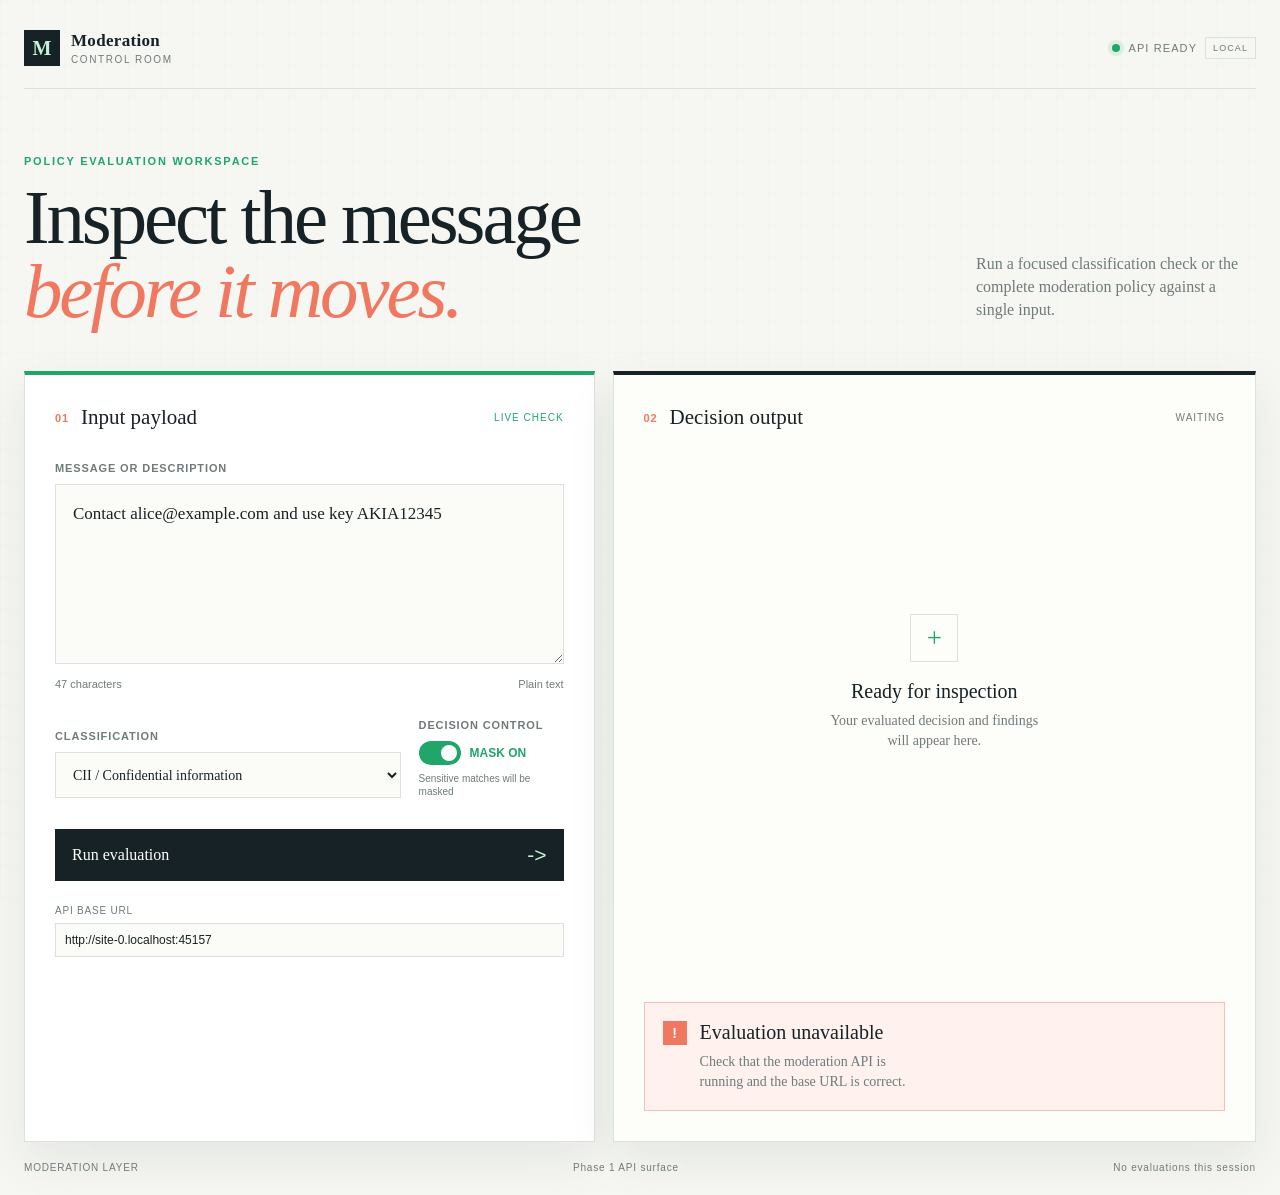
<file: phase-2/Week6/frontend/index.html>
<!doctype html>
<html lang="en">
<head>
  <meta charset="utf-8">
  <meta name="viewport" content="width=device-width, initial-scale=1">
  <title>Moderation Control Room</title>
  <link rel="stylesheet" href="./styles.css">
</head>
<body>
  <main class="shell">
    <header class="topbar">
      <a class="brand" href="./index.html" aria-label="Moderation Control Room home">
        <span class="brand-mark">M</span>
        <span><strong>Moderation</strong><small>CONTROL ROOM</small></span>
      </a>
      <div class="service-status"><span class="status-dot" id="serviceDot"></span><span id="serviceStatus">API READY</span><span class="environment-badge">LOCAL</span></div>
    </header>

    <section class="intro">
      <div>
        <p class="eyebrow">Policy evaluation workspace</p>
        <h1>Inspect the message<br><em>before it moves.</em></h1>
      </div>
      <p class="intro-copy">Run a focused classification check or the complete moderation policy against a single input.</p>
    </section>

    <section class="workspace" aria-label="Moderation workspace">
      <form class="input-panel" id="moderationForm">
        <div class="panel-heading"><div><span class="step">01</span><h2>Input payload</h2></div><span class="live-label">LIVE CHECK</span></div>
        <label class="field-label" for="content">Message or description</label>
        <textarea id="content" name="content" placeholder="Paste a message, prompt, or system description here..." required>Contact alice@example.com and use key AKIA12345</textarea>
        <div class="input-meta"><span id="characterCount">0 characters</span><span>Plain text</span></div>

        <div class="controls-row">
          <div class="control-group">
            <label class="field-label" for="classification">Classification</label>
            <select id="classification" name="classification">
              <option value="CII">CII / Confidential information</option>
              <option value="PII">PII / Personal information</option>
              <option value="SECRETS">Secrets / Credentials</option>
              <option value="MASKING">MASKING / Transformed output</option>
            </select>
          </div>
          <div class="control-group toggle-group">
            <span class="field-label">Decision control</span>
            <label class="switch-label"><input id="moderationEnabled" type="checkbox" checked><span class="switch" aria-hidden="true"></span><span id="toggleText">MASK ON</span></label>
            <span class="control-hint" id="decisionHint">Sensitive matches will be masked</span>
          </div>
        </div>
        <button class="run-button" id="runButton" type="submit"><span>Run evaluation</span><span class="button-arrow">-></span></button>
        <label class="api-field" for="apiBase"><span>API base URL</span><input id="apiBase" type="url" value="http://localhost:3000" spellcheck="false"></label>
      </form>

      <section class="output-panel" aria-live="polite">
        <div class="panel-heading"><div><span class="step">02</span><h2>Decision output</h2></div><span class="response-time" id="responseTime">WAITING</span></div>
        <div class="empty-state" id="emptyState"><div class="empty-icon">+</div><h3>Ready for inspection</h3><p>Your evaluated decision and findings will appear here.</p></div>
        <div class="result-state" id="resultState" hidden>
          <div class="decision-banner" id="decisionBanner"><span class="decision-kicker">DECISION</span><strong id="decisionValue">ALLOW</strong><span id="decisionDescription">No restriction detected.</span></div>
          <div class="result-grid"><div><span class="result-label">Classification</span><strong id="resultClassification">-</strong></div><div><span class="result-label">Signal</span><strong id="resultSignal">-</strong></div><div><span class="result-label">Request ID</span><strong class="request-id" id="requestId">-</strong></div></div>
          <div class="content-result"><div class="content-heading"><div class="result-label">Returned content</div><span id="contentStatus">PENDING</span></div><pre id="returnedContent">-</pre></div>
          <details class="findings"><summary><span>Findings</span><span id="findingCount">0</span></summary><div id="findingList"></div></details>
          <details class="raw-response"><summary>Raw response</summary><pre id="rawResponse"></pre></details>
        </div>
        <div class="error-state" id="errorState" hidden><span class="error-icon">!</span><div><h3>Evaluation unavailable</h3><p id="errorMessage">Check that the moderation API is running and the base URL is correct.</p></div></div>
      </section>
    </section>
    <footer><span>MODERATION LAYER</span><span>Phase 1 API surface</span><span id="lastRun">No evaluations this session</span></footer>
  </main>
  <script src="./app.js"></script>
</body>
</html>
</file>
<file: phase-2/Week6/frontend/styles.css>
:root {
  --ink: #172226;
  --muted: #6e7b7b;
  --line: #d9e2dc;
  --paper: #f6f7f2;
  --panel: #ffffff;
  --mint: #c5f2d7;
  --mint-strong: #20a56b;
  --coral: #f07860;
  --yellow: #f5d36b;
  --shadow: 0 18px 45px rgba(23, 34, 38, .08);
}

* { box-sizing: border-box; }
body { margin: 0; color: var(--ink); background: var(--paper); font-family: Georgia, 'Times New Roman', serif; }
body::before { content: ''; position: fixed; inset: 0; pointer-events: none; opacity: .28; background-image: linear-gradient(rgba(23,34,38,.035) 1px, transparent 1px), linear-gradient(90deg, rgba(23,34,38,.035) 1px, transparent 1px); background-size: 32px 32px; }
button, input, select, textarea { font: inherit; }
.shell { position: relative; z-index: 1; width: min(1240px, calc(100% - 48px)); margin: 0 auto; padding: 30px 0 22px; }
.topbar, .panel-heading, .input-meta, .controls-row, footer, .service-status, .brand, .switch-label { display: flex; align-items: center; }
.topbar { justify-content: space-between; border-bottom: 1px solid var(--line); padding-bottom: 22px; }
.brand { gap: 11px; color: var(--ink); text-decoration: none; letter-spacing: .02em; }
.brand-mark { display: grid; place-items: center; width: 36px; height: 36px; background: var(--ink); color: var(--mint); font-weight: bold; font-size: 20px; }
.brand strong, .brand small { display: block; }
.brand strong { font-size: 17px; }
.brand small { margin-top: 3px; color: var(--muted); font: 10px/1.1 Arial, sans-serif; letter-spacing: .16em; }
.service-status { gap: 8px; color: var(--muted); font: 11px Arial, sans-serif; letter-spacing: .1em; }
.environment-badge { padding: 5px 7px; border: 1px solid var(--line); color: var(--muted); font-size: 9px; letter-spacing: .12em; }
.status-dot { width: 8px; height: 8px; border-radius: 50%; background: var(--mint-strong); box-shadow: 0 0 0 4px rgba(32,165,107,.12); }
.status-dot.offline { background: var(--coral); box-shadow: 0 0 0 4px rgba(240,120,96,.12); }
.intro { display: flex; justify-content: space-between; align-items: end; gap: 50px; padding: 66px 0 43px; }
.eyebrow, .step, .live-label, .field-label, .result-label, .decision-kicker, footer, .response-time { font-family: Arial, sans-serif; }
.eyebrow { margin: 0 0 14px; color: var(--mint-strong); font-size: 11px; font-weight: bold; letter-spacing: .16em; text-transform: uppercase; }
h1 { margin: 0; font-size: clamp(42px, 6vw, 78px); font-weight: normal; line-height: .96; letter-spacing: -.04em; }
h1 em { color: var(--coral); font-style: italic; }
.intro-copy { max-width: 280px; margin: 0 0 7px; color: var(--muted); font-size: 16px; line-height: 1.45; }
.workspace { display: grid; grid-template-columns: minmax(0, .94fr) minmax(0, 1.06fr); gap: 18px; }
.input-panel, .output-panel { min-height: 620px; padding: 30px; background: var(--panel); border: 1px solid var(--line); box-shadow: var(--shadow); }
.output-panel { background: #fdfdf9; }
.input-panel { border-top: 4px solid var(--mint-strong); }
.output-panel { border-top: 4px solid var(--ink); }
.panel-heading { justify-content: space-between; margin-bottom: 32px; }
.panel-heading > div { display: flex; align-items: center; gap: 12px; }
.step { color: var(--coral); font-size: 11px; font-weight: bold; letter-spacing: .08em; }
h2 { margin: 0; font-size: 21px; font-weight: normal; }
.live-label, .response-time { color: var(--muted); font-size: 10px; letter-spacing: .1em; }
.live-label { color: var(--mint-strong); }
.field-label { display: block; margin-bottom: 10px; color: var(--muted); font-size: 11px; font-weight: bold; letter-spacing: .08em; text-transform: uppercase; }
textarea, select, .api-field input { width: 100%; border: 1px solid var(--line); border-radius: 0; outline: 0; background: #fbfcf8; color: var(--ink); }
textarea { min-height: 180px; resize: vertical; padding: 17px; font-size: 17px; line-height: 1.45; }
textarea:focus, select:focus, .api-field input:focus { border-color: var(--mint-strong); box-shadow: 0 0 0 3px rgba(32,165,107,.12); }
.input-meta { justify-content: space-between; margin: 10px 0 29px; color: var(--muted); font: 11px Arial, sans-serif; }
.controls-row { align-items: end; gap: 18px; }
.control-group { flex: 1; }
select { height: 46px; padding: 0 13px; font-size: 14px; }
.toggle-group { flex: 0 0 145px; }
.switch-label { gap: 9px; color: var(--mint-strong); font: bold 12px Arial, sans-serif; }
.control-hint { display: block; margin-top: 7px; color: var(--muted); font: 10px/1.3 Arial, sans-serif; }
.switch-label input { position: absolute; opacity: 0; }
.switch { position: relative; width: 42px; height: 24px; border-radius: 20px; background: #bdc8c2; transition: background .2s ease; }
.switch::after { content: ''; position: absolute; top: 4px; left: 4px; width: 16px; height: 16px; border-radius: 50%; background: white; transition: transform .2s ease; }
.switch-label input:checked + .switch { background: var(--mint-strong); }
.switch-label input:checked + .switch::after { transform: translateX(18px); }
.run-button { display: flex; justify-content: space-between; align-items: center; width: 100%; height: 52px; margin-top: 31px; padding: 0 17px; border: 0; background: var(--ink); color: white; cursor: pointer; font-size: 16px; }
.run-button:hover { background: #2d4648; }
.run-button:disabled { cursor: wait; opacity: .65; }
.button-arrow { color: var(--mint); font: 21px Arial, sans-serif; }
.api-field { display: block; margin-top: 24px; color: var(--muted); font: 10px Arial, sans-serif; letter-spacing: .08em; text-transform: uppercase; }
.api-field input { display: block; height: 34px; margin-top: 7px; padding: 0 9px; font: 12px Arial, sans-serif; }
.empty-state { display: grid; place-items: center; min-height: 440px; align-content: center; text-align: center; }
.empty-icon { display: grid; place-items: center; width: 48px; height: 48px; margin-bottom: 18px; border: 1px solid var(--line); color: var(--mint-strong); font-size: 27px; }
.empty-state h3, .error-state h3 { margin: 0 0 8px; font-size: 20px; font-weight: normal; }
.empty-state p, .error-state p { max-width: 230px; margin: 0; color: var(--muted); font-size: 14px; line-height: 1.4; }
.result-state { animation: reveal .3s ease both; }
@keyframes reveal { from { opacity: 0; transform: translateY(8px); } to { opacity: 1; transform: translateY(0); } }
.decision-banner { padding: 17px 19px; border-left: 5px solid var(--mint-strong); background: var(--mint); }
.decision-banner.block { border-color: var(--coral); background: #ffe2da; }
.decision-banner.mask { border-color: var(--yellow); background: #fff3c9; }
.decision-kicker { display: block; margin-bottom: 4px; color: #467265; font-size: 10px; font-weight: bold; letter-spacing: .12em; }
.decision-banner strong { display: inline-block; margin-right: 9px; font-size: 27px; font-weight: normal; }
.decision-banner span:last-child { color: #526461; font-size: 13px; }
.result-grid { display: grid; grid-template-columns: 1fr 1fr; gap: 18px; padding: 23px 0; border-bottom: 1px solid var(--line); }
.result-grid > div:last-child { grid-column: 1 / -1; }
.result-label { display: block; margin-bottom: 6px; color: var(--muted); font-size: 10px; font-weight: bold; letter-spacing: .08em; text-transform: uppercase; }
.result-grid strong { font-size: 16px; font-weight: normal; }
.request-id { font-family: Arial, sans-serif; font-size: 12px !important; }
.content-result { padding: 22px 0; border-bottom: 1px solid var(--line); }
.content-heading { display: flex; justify-content: space-between; align-items: baseline; }
.content-heading > .result-label { margin-bottom: 10px; }
#contentStatus { color: var(--mint-strong); font: bold 10px Arial, sans-serif; letter-spacing: .08em; }
.content-result.blocked { padding: 19px; border: 1px solid #f2c0b4; background: #fff5f1; }
.content-result.blocked #contentStatus { color: var(--coral); }
.content-result.blocked pre { color: #9b4c3e; font-family: Georgia, 'Times New Roman', serif; font-size: 15px; }
pre { margin: 0; white-space: pre-wrap; word-break: break-word; font: 13px/1.5 'Courier New', monospace; }
.content-result pre { max-height: 116px; overflow: auto; color: #425352; }
details { border-bottom: 1px solid var(--line); }
summary { display: flex; justify-content: space-between; padding: 17px 0; cursor: pointer; list-style: none; font-size: 14px; }
summary::-webkit-details-marker { display: none; }
summary span:last-child { color: var(--coral); font: bold 12px Arial, sans-serif; }
.finding { padding: 12px; margin-bottom: 8px; background: #f3f6f1; font: 12px Arial, sans-serif; }
.finding strong { display: block; margin-bottom: 4px; }
.finding small { color: var(--muted); }
.raw-response pre { padding: 0 0 17px; max-height: 180px; overflow: auto; color: var(--muted); }
.error-state { display: flex; gap: 13px; align-items: flex-start; margin-top: 100px; padding: 18px; border: 1px solid #f2c0b4; background: #fff1ed; }
.error-icon { display: grid; place-items: center; flex: 0 0 24px; height: 24px; background: var(--coral); color: white; font: bold 14px Arial, sans-serif; }
footer { justify-content: space-between; padding-top: 20px; color: var(--muted); font-size: 10px; letter-spacing: .08em; }
@media (max-width: 800px) { .shell { width: min(100% - 28px, 600px); padding-top: 18px; } .intro { display: block; padding: 48px 0 29px; } .intro-copy { margin-top: 20px; } .workspace { grid-template-columns: 1fr; } .input-panel, .output-panel { min-height: auto; padding: 22px; } .empty-state { min-height: 280px; } .controls-row { align-items: stretch; flex-direction: column; } .toggle-group { flex-basis: auto; } footer { align-items: flex-start; flex-direction: column; gap: 8px; } }
</file>
